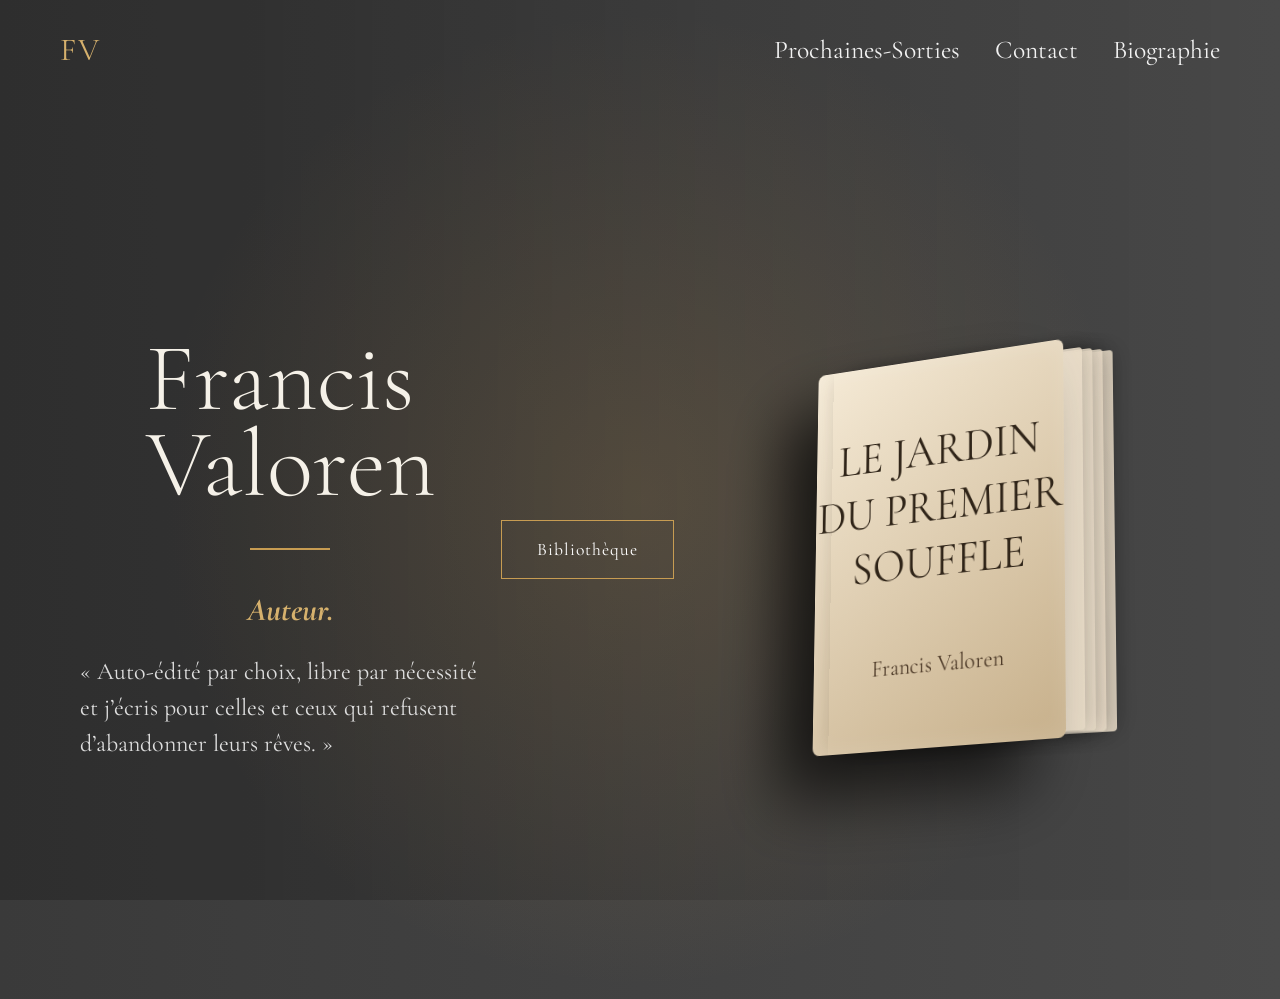
<file: index.html>
<!DOCTYPE html>
<html lang="fr">

<head>
    <meta charset="UTF-8">
    <meta name="viewport" content="width=device-width, initial-scale=1.0">
 
    <title>Accueil – Francis Valoren</title>

    <meta name="description" content="Site officiel de Francis Valoren, auteur.">

    <link rel="stylesheet" href="style.css">

    <!-- Police élégante -->
    <link href="https://fonts.googleapis.com/css2?family=Cormorant+Garamond:wght@300;400;600&display=swap" rel="stylesheet">
</head>

<body>

    <!-- FOND -->
    <div class="background-overlay"></div>

    <!-- HEADER -->
<header>
    <div class="logo">FV</div>

    <nav>
        <a href="prochaines-sorties.html">Prochaines-Sorties</a>
        <a href="contact.html">Contact</a>
        <a href="Biographie.html">Biographie</a>
    </nav>
</header>

    <!-- HERO -->
    <section class="hero">

        <!-- TEXTE -->
        <div class="hero-text">

            <h1>Francis<br>Valoren</h1>

            <div class="line"></div>

            <h2>Auteur.</h2>

            <p>
                « Auto‑édité par choix, libre par nécessité et j’écris pour celles et ceux qui refusent d’abandonner leurs rêves. »
            </p>

        </div>

        <a href="oeuvres.html" class="btn btn-middle">
            Bibliothèque
        </a>

        <!-- LIVRE -->
        <div class="book-scene">
            <div class="book-halo"></div>

            <div class="book">

                <div class="cover">
                    <div class="book-title">
                        LE JARDIN<br>
                        DU PREMIER<br>
                        SOUFFLE
                    </div>

                    <div class="author">
                        Francis Valoren
                    </div>
                </div>

                <!-- Pages -->
                <div class="page p1"></div>
                <div class="page p2"></div>
                <div class="page p3"></div>
                <div class="page p4"></div>

            </div>

        </div>

    </section>

</body>

</html>
</file>
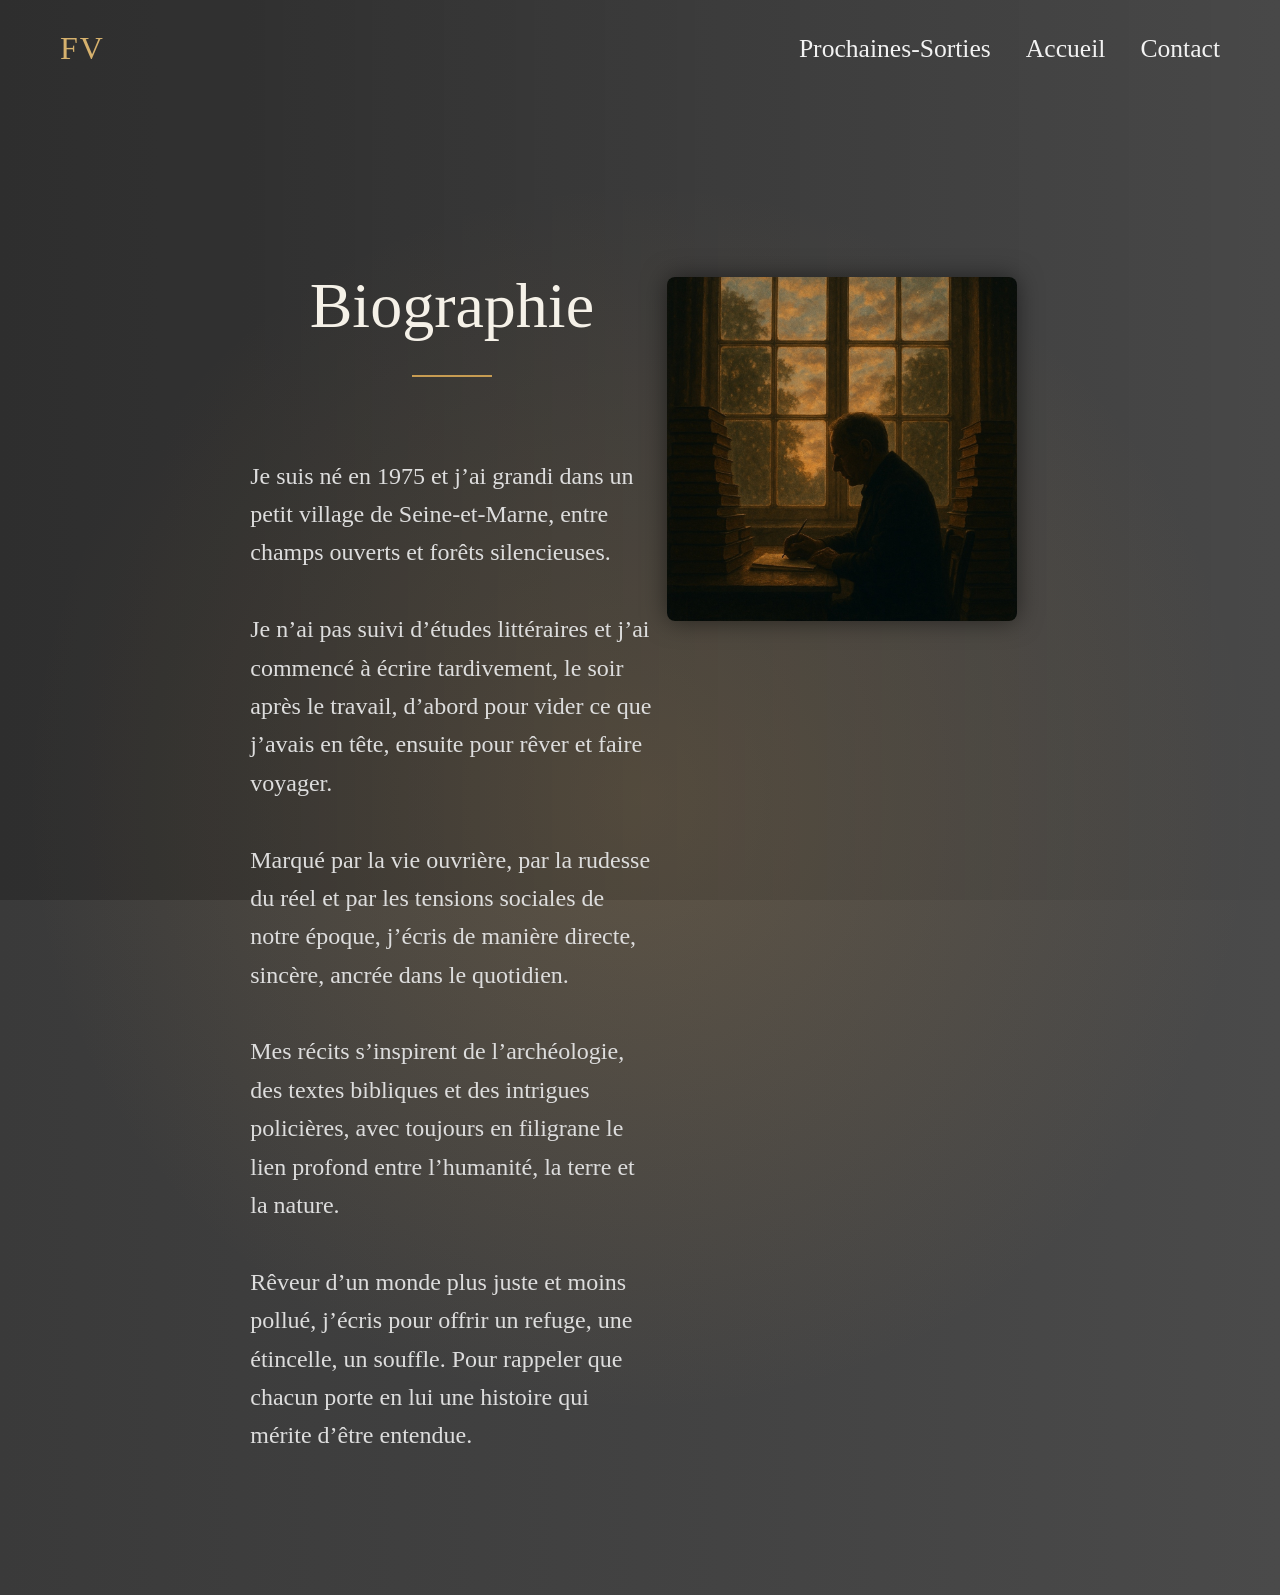
<file: Biographie.html>
<!DOCTYPE html>
<html lang="fr">

<head>
    <meta charset="UTF-8">
    <meta name="viewport" content="width=device-width, initial-scale=1.0">

    <title>Biographie – Francis Valoren</title>

    <link rel="stylesheet" href="style.css">
</head>

<body>

    <!-- FOND -->
    <div class="background-overlay"></div>

    <!-- HEADER -->
    <header>
        <div class="logo">FV</div>

        <nav>
              <a href="prochaines-sorties.html">Prochaines-Sorties</a>
            <a href="index.html">Accueil</a>
            <a href="contact.html">Contact</a>
        </nav>
    </header>

    <!-- SECTION BIO -->
  <section class="hero" style="padding-top:180px;">

    <div class="hero-inner" style="gap:0;">

        <!-- TEXTE À GAUCHE -->
        <div class="hero-text" style="width:45%; min-width:300px;">

            <h1 style="font-size:4em;">Biographie</h1>
            <div class="line"></div>

            <p style="font-size:1.5em; line-height:1.6; margin-top:40px;">

                Je suis né en 1975 et j’ai grandi dans un petit village de Seine‑et‑Marne, 
                entre champs ouverts et forêts silencieuses.<br><br>

                Je n’ai pas suivi d’études littéraires et j’ai commencé à écrire tardivement, 
                le soir après le travail, d’abord pour vider ce que j’avais en tête, 
                ensuite pour rêver et faire voyager.<br><br>

                Marqué par la vie ouvrière, par la rudesse du réel et par les tensions sociales 
                de notre époque, j’écris de manière directe, sincère, ancrée dans le quotidien.<br><br>

                Mes récits s’inspirent de l’archéologie, des textes bibliques et des intrigues policières, 
                avec toujours en filigrane le lien profond entre l’humanité, la terre et la nature.<br><br>

                Rêveur d’un monde plus juste et moins pollué, j’écris pour offrir un refuge, 
                une étincelle, un souffle. Pour rappeler que chacun porte en lui une histoire 
                qui mérite d’être entendue.
            </p>

        </div>

        <!-- PHOTO À DROITE -->
        <div class="book-scene" style="width:42%;">
            <div class="bio-photo">
                <img src="portrait.jpg" 
                     alt="Portrait de Francis Valoren">
            </div>
        </div>

    </div>

</section>


</body>
</html>
</file>
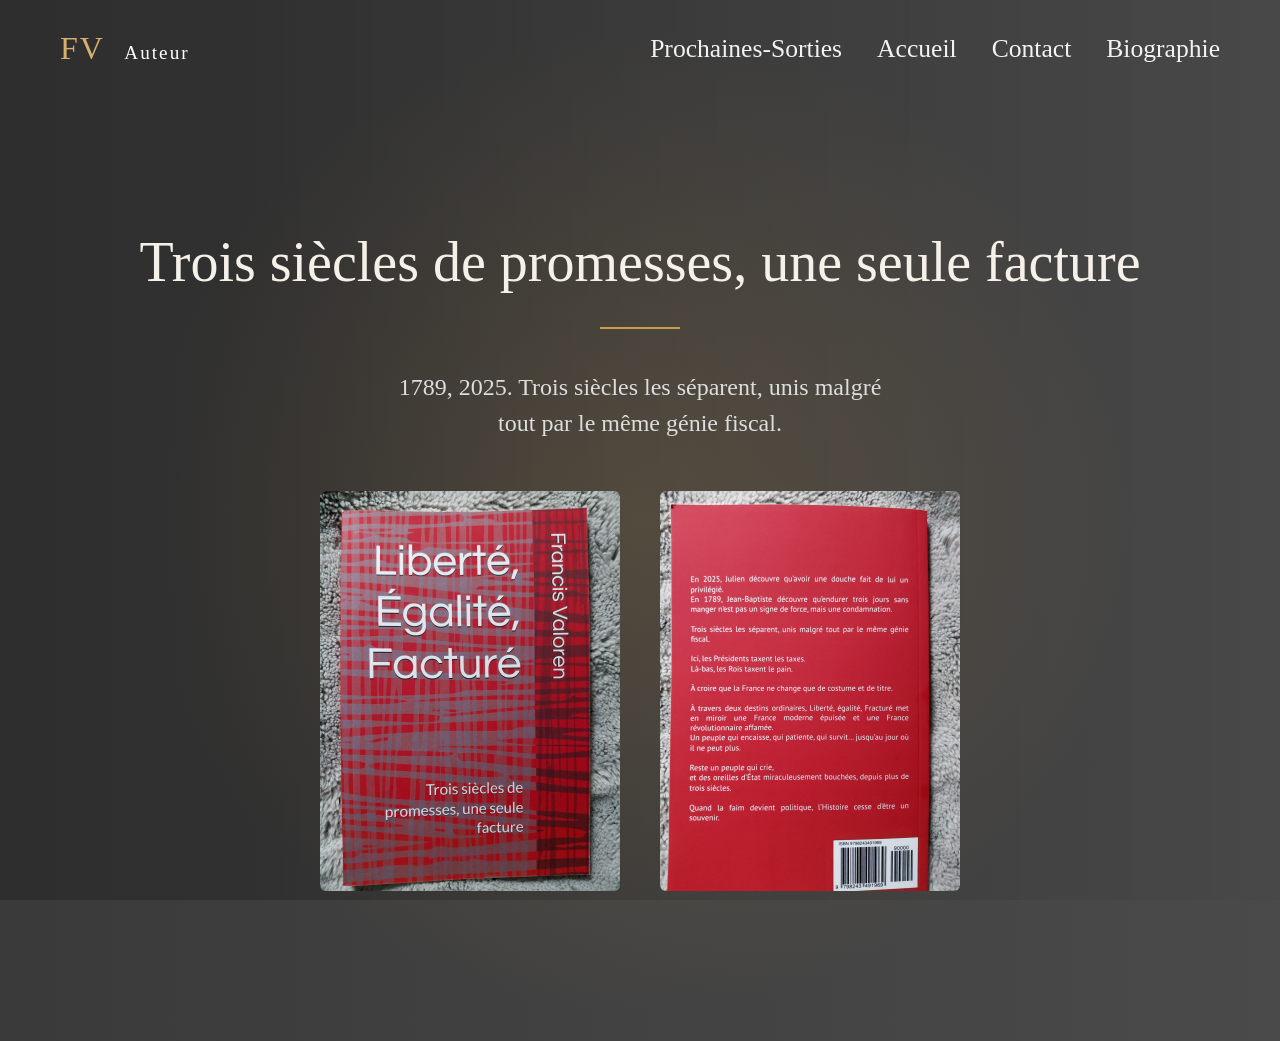
<file: photo2.html>
<!DOCTYPE html>
<html lang="fr">

<head>
    <meta charset="UTF-8">
    <meta name="viewport" content="width=device-width, initial-scale=1.0">

    <title>Trois siècles de promesses, une seule facture</title>

    <link rel="stylesheet" href="style.css">
</head>

<body>

    <!-- Overlay sombre -->
    <div class="background-overlay"></div>

    <header>
        <div class="logo">FV <span>Auteur</span></div>

        <nav>
            <a href="prochaines-sorties.html">Prochaines-Sorties</a>
            <a href="index.html">Accueil</a>
            <a href="contact.html">Contact</a>
            <a href="Biographie.html">Biographie</a>
        </nav>
    </header>

    <!-- CONTENU -->
    <section class="hero" style="justify-content:center; text-align:center;">

        <div class="hero-text" style="width:100%;">

            <h1 style="font-size:3.5em;">Trois siècles de promesses, une seule facture</h1>

            <div class="line"></div>

            <p>
                1789, 2025. Trois siècles les séparent, unis malgré tout par le même génie fiscal.
            </p>

            <!-- PHOTOS DU LIVRE -->
            <div style="margin-top:40px; display:flex; justify-content:center; gap:20px; flex-wrap:wrap;">
                <img src="images/liberte.jpg" width="300" style="margin:10px; border-radius:6px;">
                <img src="images/liberte2.jpg" width="300" style="margin:10px; border-radius:6px;">
            </div>

        </div>

    </section>

</body>
</html>
</file>
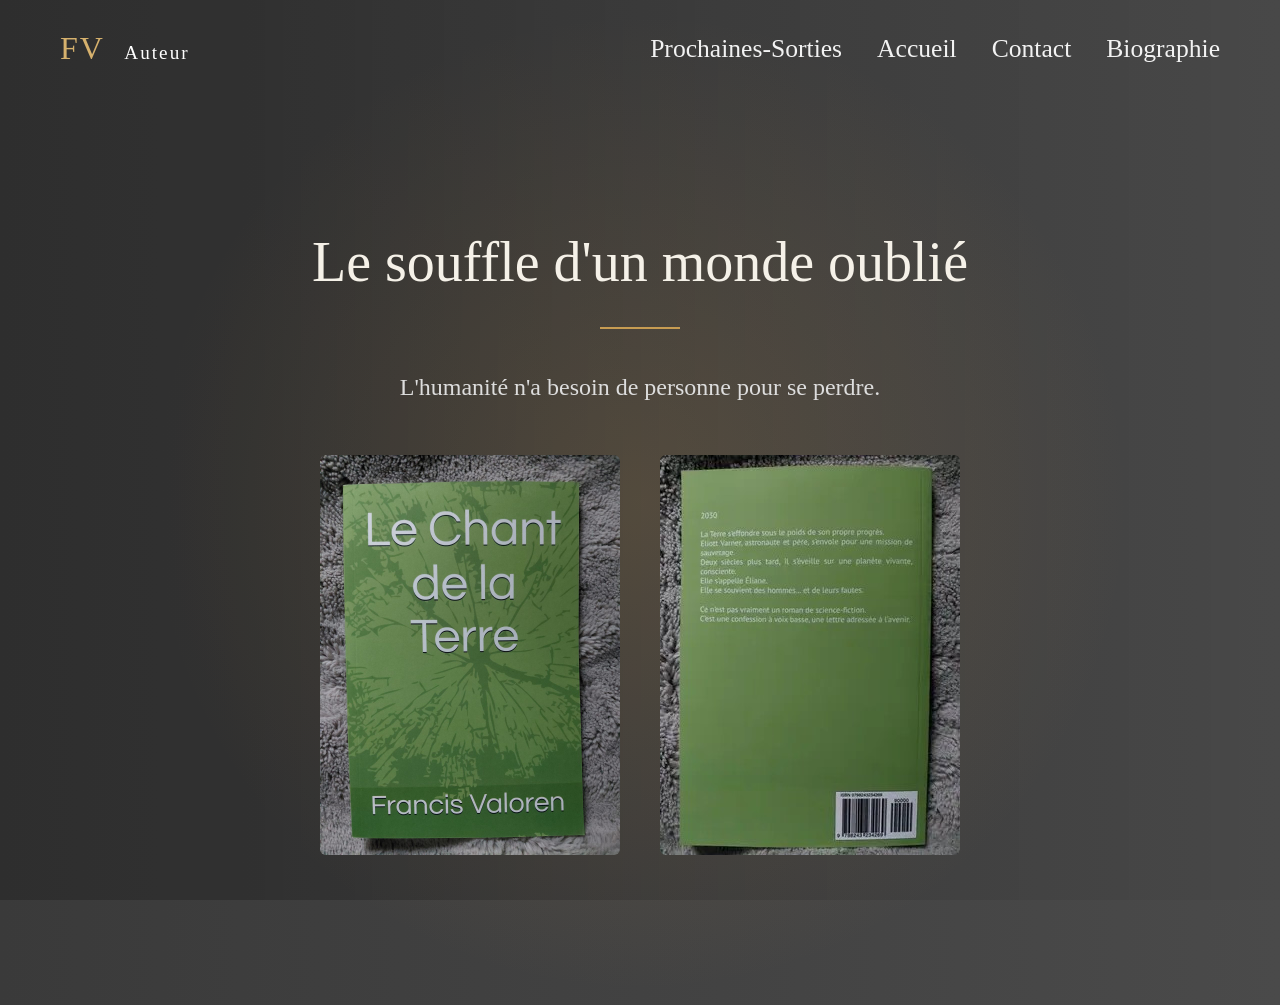
<file: photo3.html>
<!DOCTYPE html>
<html lang="fr">

<head>
    <meta charset="UTF-8">
    <meta name="viewport" content="width=device-width, initial-scale=1.0">

    <title>Le souffle d'un monde oublié</title>

    <link rel="stylesheet" href="style.css">
</head>

<body>

    <!-- Overlay sombre -->
    <div class="background-overlay"></div>

    <header>
        <div class="logo">FV <span>Auteur</span></div>

        <nav>
            <a href="prochaines-sorties.html">Prochaines-Sorties</a>
            <a href="index.html">Accueil</a>
            <a href="contact.html">Contact</a>
            <a href="Biographie.html">Biographie</a>
        </nav>
    </header>

    <!-- CONTENU -->
    <section class="hero" style="justify-content:center; text-align:center;">

        <div class="hero-text" style="width:100%;">

            <h1 style="font-size:3.5em;">Le souffle d'un monde oublié</h1>

            <div class="line"></div>

            <p>
                L'humanité n'a besoin de personne pour se perdre.
            </p>

            <!-- PHOTOS DU LIVRE -->
            <div style="margin-top:40px; display:flex; justify-content:center; gap:20px; flex-wrap:wrap;">
                <img src="images/terre.jpg" width="300" style="margin:10px; border-radius:6px;">
                <img src="images/terre2.jpg" width="300" style="margin:10px; border-radius:6px;">
            </div>

        </div>

    </section>

</body>
</html>
</file>
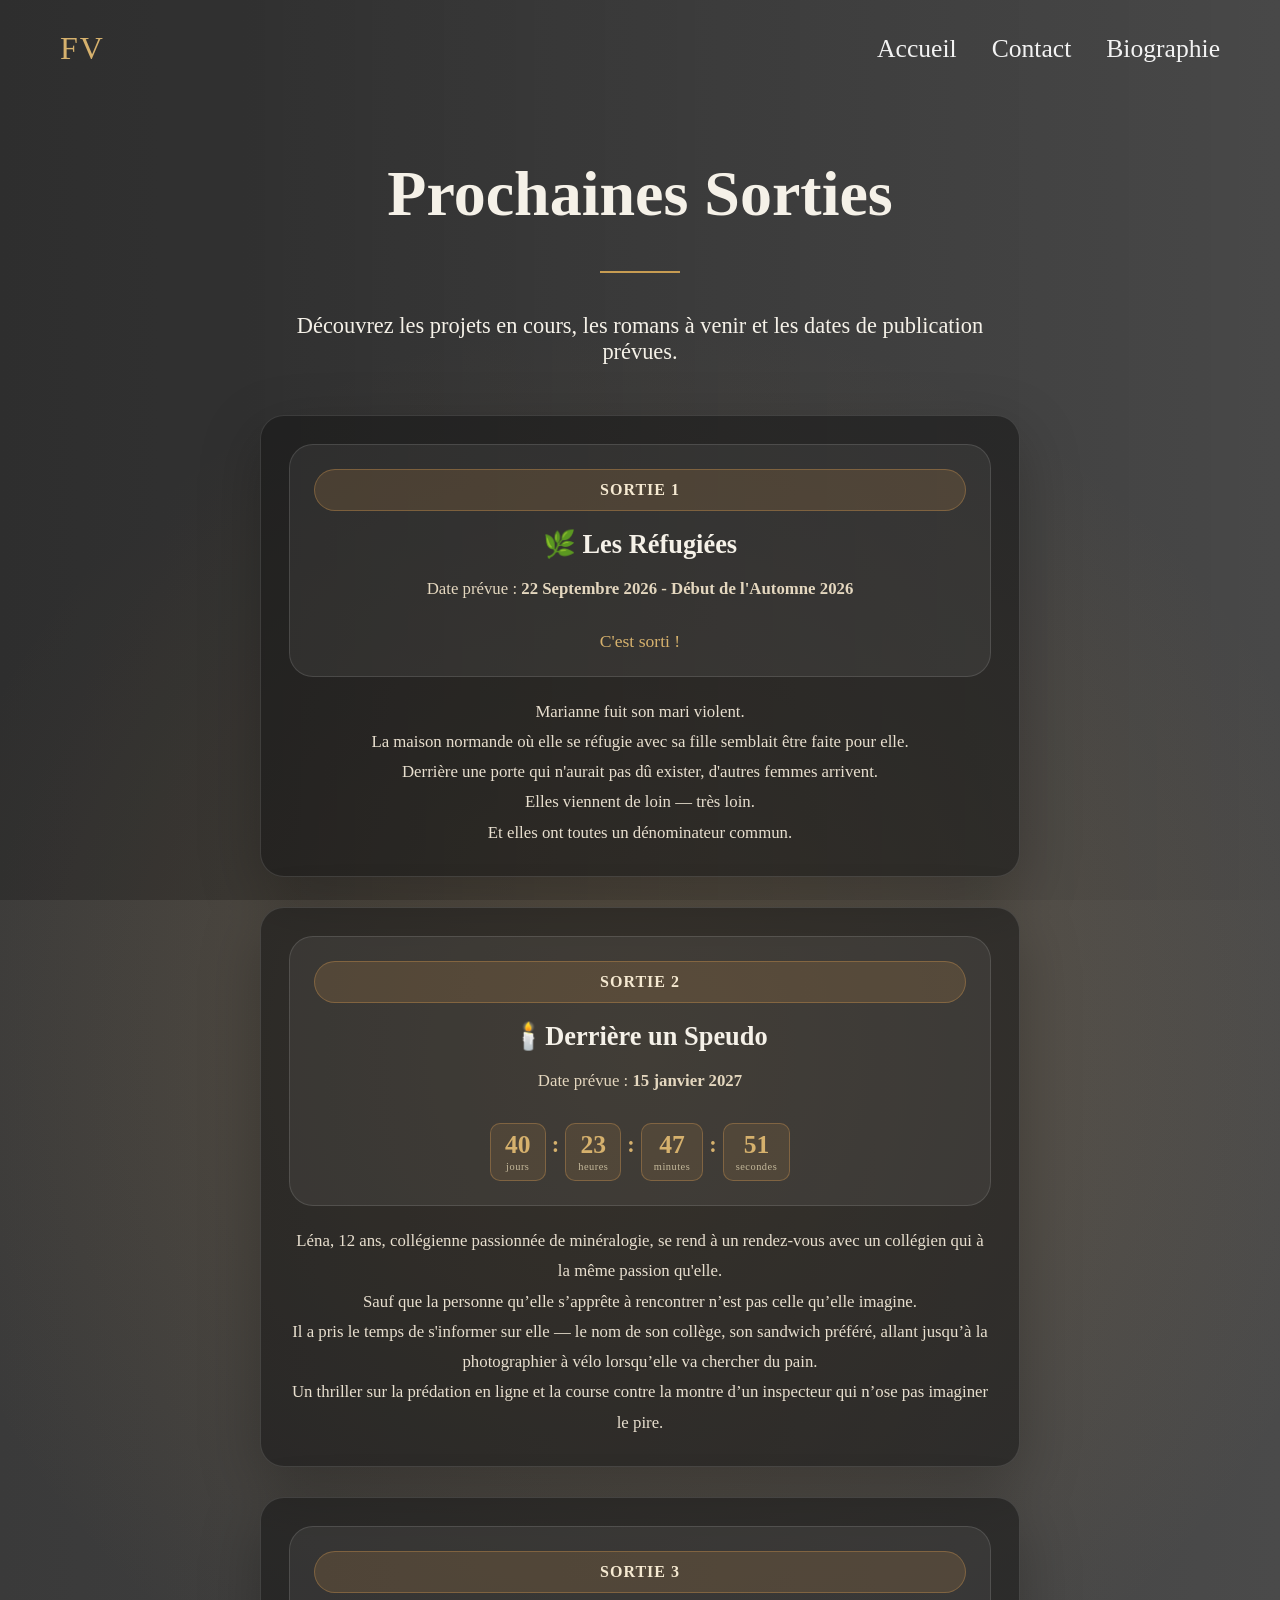
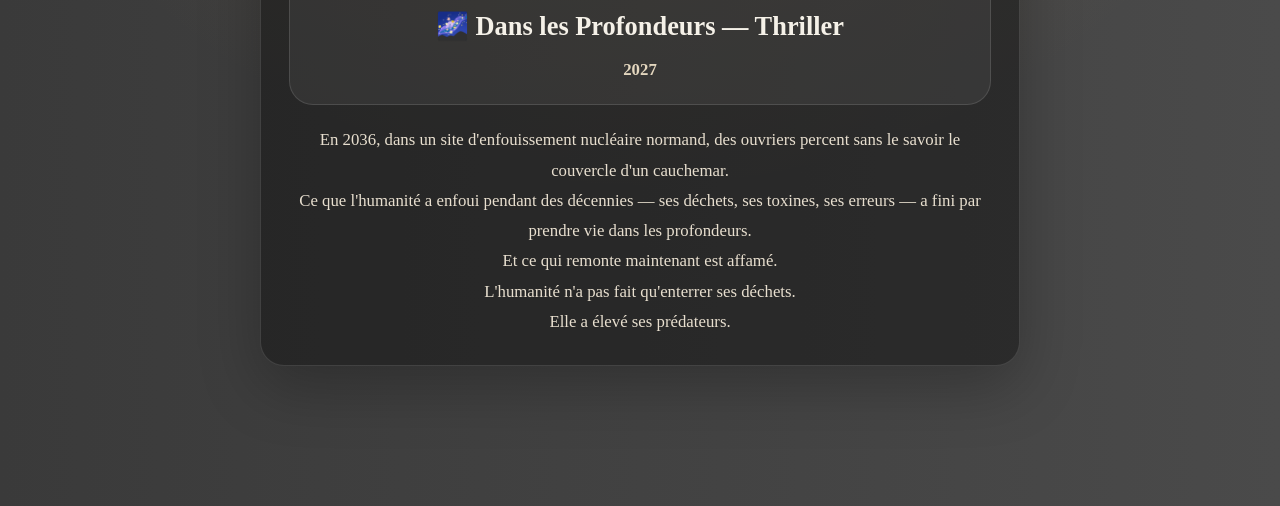
<file: prochaines-sorties.html>
<!DOCTYPE html>
<html lang="fr">

<head>
    <meta charset="UTF-8">
    <meta name="viewport" content="width=device-width, initial-scale=1.0">

    <title>Prochaines Sorties – Francis Valoren</title>

    <link rel="stylesheet" href="style.css">
</head>

<body>

    <!-- FOND -->
    <div class="background-overlay"></div>

    <!-- HEADER -->
    <header>
        <div class="logo">FV</div>

        <nav>
            <a href="index.html">Accueil</a>
            <a href="contact.html">Contact</a>
            <a href="Biographie.html">Biographie</a>
        </nav>
    </header>

    <!-- SECTION SORTIES -->
    <section class="hero" style="flex-direction: column; text-align: center; padding-top: 60px;">

        <h1 style="font-size:4em;">Prochaines Sorties</h1>
        <div class="line"></div>

        <p style="max-width:700px; font-size:1.4em; margin-bottom:50px;">
            Découvrez les projets en cours, les romans à venir et les dates de publication prévues.
        </p>

        <div class="sorties-list">

            <!-- SORTIE 1 -->
            <div class="sortie-row">

                <div class="sortie-card">
                    <div class="sortie-bubble">SORTIE 1</div>
                    <h2>🌿 Les Réfugiées</h2>
                    <p class="sortie-date">Date prévue : <strong>22 Septembre 2026 - Début de l'Automne 2026</strong></p>

                    <div class="countdown">
                        <div class="countdown-bloc">
                            <span id="cd-jours">--</span>
                            <small>jours</small>
                        </div>
                        <div class="countdown-sep">:</div>
                        <div class="countdown-bloc">
                            <span id="cd-heures">--</span>
                            <small>heures</small>
                        </div>
                        <div class="countdown-sep">:</div>
                        <div class="countdown-bloc">
                            <span id="cd-minutes">--</span>
                            <small>minutes</small>
                        </div>
                        <div class="countdown-sep">:</div>
                        <div class="countdown-bloc">
                            <span id="cd-secondes">--</span>
                            <small>secondes</small>
                        </div>
                    </div>
                </div>

                <div class="sortie-text">
                    <div class="sortie-pitch">
                        <p>Marianne fuit son mari violent.</p>
                        <p>La maison normande où elle se réfugie avec sa fille semblait être faite pour elle.</p>
                        <p>Derrière une porte qui n'aurait pas dû exister, d'autres femmes arrivent.</p>
                        <p>Elles viennent de loin — très loin.</p>
                        <p>Et elles ont toutes un dénominateur commun.</p>
                    </div>
                </div>

            </div>

            <!-- SORTIE 2 -->
            <div class="sortie-row">

                <div class="sortie-card">
                    <div class="sortie-bubble">SORTIE 2</div>
                    <h2>🕯️Derrière un Speudo</h2>
                    <p class="sortie-date">Date prévue : <strong>15 janvier 2027</strong></p>

                    <div class="countdown">
                        <div class="countdown-bloc">
                            <span id="cd2-jours">--</span>
                            <small>jours</small>
                        </div>
                        <div class="countdown-sep">:</div>
                        <div class="countdown-bloc">
                            <span id="cd2-heures">--</span>
                            <small>heures</small>
                        </div>
                        <div class="countdown-sep">:</div>
                        <div class="countdown-bloc">
                            <span id="cd2-minutes">--</span>
                            <small>minutes</small>
                        </div>
                        <div class="countdown-sep">:</div>
                        <div class="countdown-bloc">
                            <span id="cd2-secondes">--</span>
                            <small>secondes</small>
                        </div>
                    </div>
                </div>

                <div class="sortie-text">
                    <div class="sortie-pitch">
                        <p>Léna, 12 ans, collégienne passionnée de minéralogie, se rend à un rendez-vous avec un collégien qui à la même passion qu'elle.</p>
                        <p>Sauf que la personne qu’elle s’apprête à rencontrer n’est pas celle qu’elle imagine.</p>
                        <p>Il a pris le temps de s'informer sur elle — le nom de son collège, son sandwich préféré, allant jusqu’à la photographier à vélo lorsqu’elle va chercher du pain.</p>
                        <p>Un thriller sur la prédation en ligne et la course contre la montre d’un inspecteur qui n’ose pas imaginer le pire.</p>
                    </div>
                </div>

            </div>

            <!-- SORTIE 3 -->
            <div class="sortie-row">

                <div class="sortie-card">
                    <div class="sortie-bubble">SORTIE 3</div>
                    <h2>🌌 Dans les Profondeurs — Thriller</h2>
                    <p class="sortie-date"><strong>2027</strong></p>
                </div>

                <div class="sortie-text">
                    <div class="sortie-pitch">
                        <p>En 2036, dans un site d'enfouissement nucléaire normand, des ouvriers percent sans le savoir le couvercle d'un cauchemar.</p>
                        <p>Ce que l'humanité a enfoui pendant des décennies — ses déchets, ses toxines, ses erreurs — a fini par prendre vie dans les profondeurs.</p>
                        <p>Et ce qui remonte maintenant est affamé.</p>
                        <p>L'humanité n'a pas fait qu'enterrer ses déchets.</p>
                        <p>Elle a élevé ses prédateurs.</p>
                    </div>
                </div>

            </div>

        </div>

    </section>

    <script>
        const cible = new Date('2026-09-22T00:00:00+02:00');

        function majCompteur() {
            const maintenant = new Date();
            const diff = cible - maintenant;

            if (diff <= 0) {
                document.querySelector('.countdown').innerHTML = '<p style="color:#d6b16d;font-size:1.1em;">C\'est sorti !</p>';
                return;
            }

            const jours    = Math.floor(diff / (1000 * 60 * 60 * 24));
            const heures   = Math.floor((diff % (1000 * 60 * 60 * 24)) / (1000 * 60 * 60));
            const minutes  = Math.floor((diff % (1000 * 60 * 60)) / (1000 * 60));
            const secondes = Math.floor((diff % (1000 * 60)) / 1000);

            document.getElementById('cd-jours').textContent    = String(jours).padStart(2, '0');
            document.getElementById('cd-heures').textContent   = String(heures).padStart(2, '0');
            document.getElementById('cd-minutes').textContent  = String(minutes).padStart(2, '0');
            document.getElementById('cd-secondes').textContent = String(secondes).padStart(2, '0');
        }

        majCompteur();
        setInterval(majCompteur, 1000);

        const cible2 = new Date('2027-01-15T00:00:00+01:00');

        function majCompteur2() {
            const maintenant = new Date();
            const diff = cible2 - maintenant;

            if (diff <= 0) {
                document.querySelectorAll('.countdown')[1].innerHTML = '<p style="color:#d6b16d;font-size:1.1em;">C\'est sorti !</p>';
                return;
            }

            const jours    = Math.floor(diff / (1000 * 60 * 60 * 24));
            const heures   = Math.floor((diff % (1000 * 60 * 60 * 24)) / (1000 * 60 * 60));
            const minutes  = Math.floor((diff % (1000 * 60 * 60)) / (1000 * 60));
            const secondes = Math.floor((diff % (1000 * 60)) / 1000);

            document.getElementById('cd2-jours').textContent    = String(jours).padStart(2, '0');
            document.getElementById('cd2-heures').textContent   = String(heures).padStart(2, '0');
            document.getElementById('cd2-minutes').textContent  = String(minutes).padStart(2, '0');
            document.getElementById('cd2-secondes').textContent = String(secondes).padStart(2, '0');
        }

        majCompteur2();
        setInterval(majCompteur2, 1000);
    </script>

</body>
</html>
</file>
<file: style.css>
/* RESET */
* {
    margin: 0;
    padding: 0;
    box-sizing: border-box;
}

/* BODY */
body {
    font-family: 'Cormorant Garamond', serif;

    background:
        radial-gradient(circle at center, rgba(180,140,80,0.25), transparent 60%),
        linear-gradient(to right, #3a3a3a, #4a4a4a);

    color: #f5f1e8;

    overflow-y: auto;
    overflow-x: hidden;

    min-height: 100vh;
}

/* OVERLAY */
.background-overlay {
    position: fixed;
    inset: 0;
    background:
        linear-gradient(to right,
            rgba(0,0,0,0.20) 20%,
            rgba(0,0,0,0.10) 55%,
            rgba(0,0,0,0.02) 100%);
    z-index: -1;
}

/* HEADER */
header {
    position: fixed;
    top: 0;
    left: 0;
    width: 100%;
    display: flex;
    justify-content: space-between;
    align-items: center;
    padding: 30px 60px;
    z-index: 1000;
}

/* LOGO */
.logo {
    font-size: 2em;
    color: #d6b16d;
    letter-spacing: 2px;
}

.logo span {
    font-size: 0.6em;
    margin-left: 10px;
    color: #fff;
}

/* NAV */
nav {
    display: flex;
    gap: 35px;
}

nav a {
    color: #f2f2f2;
    text-decoration: none;
    font-size: 1.6em;
    transition: 0.3s;
}

nav a:hover {
    color: #d6b16d;
}

/* HERO */
.hero {
    min-height: 100vh;
    display: flex;
    align-items: center;
    justify-content: space-between;
    padding: 140px 80px;
}

.sorties-list {
    display: grid;
    gap: 30px;
    width: 100%;
    max-width: 1000px;
    margin: 0 auto;
}

.sortie-row {
    display: grid;
    gap: 20px;
    width: min(90vw, 760px);
    margin: 0 auto;
    background: rgba(20,20,20,0.55);
    border: 1px solid rgba(255,255,255,0.12);
    border-radius: 24px;
    padding: 28px;
    box-shadow: 0 20px 60px rgba(0,0,0,0.25);
}

.sortie-card {
    display: grid;
    gap: 18px;
    background: rgba(255,255,255,0.06);
    border: 1px solid rgba(255,255,255,0.12);
    border-radius: 24px;
    padding: 24px;
}

.sortie-text {
    display: grid;
    gap: 20px;
}

.sortie-pitch {
    color: #e8dfcf;
    line-height: 1.8;
    font-size: 1.05em;
}

.sortie-dropzone-wrapper {
    display: grid;
    gap: 12px;
}

.sortie-bubble {
    display: inline-flex;
    align-items: center;
    justify-content: center;
    width: auto;
    min-width: 74px;
    min-height: 42px;
    padding: 8px 12px;
    border-radius: 999px;
    background: rgba(215, 156, 82, 0.16);
    color: #f5e9d1;
    font-weight: 700;
    letter-spacing: 1px;
    border: 1px solid rgba(215, 156, 82, 0.35);
}

.sortie-card h2 {
    font-size: 1.65em;
    line-height: 1.2;
}

.sortie-date {
    color: #e4d7bf;
    font-size: 1.05em;
}

.sortie-dropzone {
    min-height: 120px;
    border: 2px dashed rgba(215, 156, 82, 0.5);
    border-radius: 18px;
    padding: 22px;
    color: #e9dcc9;
    background: rgba(255,255,255,0.04);
    transition: border-color 0.3s ease, background 0.3s ease;
    outline: none;
}

.sortie-dropzone:focus {
    border-color: rgba(215, 156, 82, 0.85);
    background: rgba(215, 156, 82, 0.08);
}

.sortie-dropzone:empty:before {
    content: attr(aria-label);
    color: rgba(229, 214, 183, 0.7);
}

/* CONTAINER UTILISÉ DANS LA PAGE BIOGRAPHIE */
.hero-inner {
    display: flex;
    justify-content: center;
    align-items: flex-start;
    gap: 50px;
    width: 80%;
    max-width: 1200px;
    margin: auto;
}

.bio-photo img {
    width: 100%;
    height: auto;
    border-radius: 8px;
    box-shadow: 0 0 25px rgba(0,0,0,0.5);
    max-width: 350px;
}

/* TEXTE */
.hero-text {
    width: 40%;
    z-index: 2;
    display: flex;
    flex-direction: column;
    align-items: center;
}

.hero-text h1 {
    font-size: 6em;
    line-height: 0.9;
    font-weight: 300;
}

.line {
    width: 80px;
    height: 2px;
    background: #c79c52;
    margin: 40px 0;
}

.hero-text h2 {
    color: #d6b16d;
    font-size: 2em;
    font-style: italic;
    margin-bottom: 25px;
}

.hero-text p {
    font-size: 1.5em;
    line-height: 1.5;
    max-width: 500px;
    color: #ddd;
}

/* BOUTON */
.btn {
    display: inline-block;
    margin-top: 40px;
    border: 1px solid #c79c52;
    padding: 18px 35px;
    color: #fff;
    text-decoration: none;
    font-size: 1.1em;
    letter-spacing: 1px;
    transition: 0.4s;
}

.btn:hover {
    background: #c79c52;
    color: #111;
}

.btn-middle {
    margin-top: 0;
    align-self: center;
    flex-shrink: 0;
    white-space: nowrap;
}

/* LIVRE */
.book-scene {
    width: 50%;
    display: flex;
    justify-content: center;
    align-items: center;
    perspective: 2500px;
}

.book {
    position: relative;
    width: 280px;
    height: 400px;
    transform-style: preserve-3d;
    transform:
        rotateY(-28deg)
        rotateX(12deg)
        rotateZ(-6deg);
    animation: floating 6s ease-in-out infinite;
}

.cover {
    position: absolute;
    inset: 0;
    background: linear-gradient(145deg, #f5ead6, #c7b08b);
    border-radius: 8px;
    box-shadow:
        -40px 40px 70px rgba(0,0,0,0.7),
        inset 0 0 25px rgba(255,255,255,0.15);
    z-index: 10;
    display: flex;
    flex-direction: column;
    justify-content: center;
    align-items: center;
    text-align: center;
}

.book-title {
    font-size: 3em;
    color: #2f2418;
    line-height: 1.2;
}

.author {
    margin-top: 60px;
    font-size: 1.5em;
    color: #4d3a28;
}

.page {
    position: absolute;
    width: 96%;
    height: 96%;
    background: linear-gradient(to right, #fffdf8, #e9dcc7);
    right: -8px;
    top: 8px;
    border-radius: 4px;
    box-shadow: 0 0 25px rgba(0,0,0,0.25);
    opacity: 0.9;
}

.p1 { transform: translateZ(-5px) translateX(8px) rotateY(2deg); }
.p2 { transform: translateZ(-10px) translateX(16px) rotateY(3deg); }
.p3 { transform: translateZ(-15px) translateX(24px) rotateY(4deg); }
.p4 { transform: translateZ(-20px) translateX(32px) rotateY(5deg); }

@keyframes floating {
    0% { transform: rotateY(-28deg) rotateX(12deg) rotateZ(-6deg) translateY(0px); }
    50% { transform: rotateY(-28deg) rotateX(12deg) rotateZ(-6deg) translateY(-12px); }
    100% { transform: rotateY(-28deg) rotateX(12deg) rotateZ(-6deg) translateY(0px); }
}

/* CONTACT */
.contact-links {
    display: flex;
    flex-direction: column;
    gap: 15px;
    margin-top: 40px;
    align-items: center;
}

.contact-button {
    display: inline-block;
    padding: 14px 28px;
    background: linear-gradient(135deg, #c8e6c9, #a5d6a7);
    color: #2e462e;
    text-decoration: none;
    font-size: 1.2rem;
    border-radius: 14px;
    font-weight: 600;
    transition: 0.3s ease;
    width: 280px;
    text-align: center;
    box-shadow: 0 6px 18px rgba(0,0,0,0.15);
    border: 1px solid rgba(46, 70, 46, 0.25);
}

.contact-button:hover {
    background: linear-gradient(135deg, #b2dfdb, #80cbc4);
    transform: translateY(-4px);
    box-shadow: 0 12px 28px rgba(0,0,0,0.25);
}

/* LOGO FIX */
header, .logo {
    position: relative;
    z-index: 9999 !important;
}

/* RESPONSIVE */
@media(max-width: 768px) {

    header {
        padding: 20px 25px;
    }

    .logo {
        font-size: 1.4em;
        letter-spacing: 1px;
    }

    nav {
        gap: 18px;
    }

    nav a {
        font-size: 1em;
    }

    .hero {
        flex-direction: column;
        justify-content: flex-start;
        padding: 120px 25px 60px 25px;
        text-align: center;
    }

    .hero-text {
        width: 100%;
        margin-bottom: 40px;
        align-items: center;
    }

    .hero-text h1 {
        font-size: 3.2em;
        line-height: 1;
    }

    .hero-text h2 {
        font-size: 1.6em;
    }

    .hero-text p {
        font-size: 1.2em;
        max-width: 100%;
    }

    .btn {
        padding: 14px 28px;
        font-size: 1em;
    }

    .book-scene {
        width: 100%;
        margin-top: 20px;
    }

    .book {
        width: 220px;
        height: 310px;
        transform: rotateY(-20deg) rotateX(10deg) rotateZ(-4deg);
    }

    .book-title {
        font-size: 1.8em;
    }

    .author {
        font-size: 1.1em;
        margin-top: 30px;
    }

    .contact-section {
        flex-direction: column;
        gap: 50px;
        padding: 120px 25px 60px 25px;
        min-height: auto;
    }

    .contact-left h1 {
        font-size: 2.8em;
    }

    .contact-button {
        width: 100%;
        max-width: 300px;
        font-size: 1em;
    }

    .contact-globe {
        display: none;
    }
}

/* CHRONOMÈTRE */
.countdown {
    display: flex;
    align-items: center;
    justify-content: center;
    gap: 6px;
    margin-top: 14px;
    flex-wrap: wrap;
}

.countdown-bloc {
    display: flex;
    flex-direction: column;
    align-items: center;
    background: rgba(215, 156, 82, 0.12);
    border: 1px solid rgba(215, 156, 82, 0.35);
    border-radius: 10px;
    padding: 8px 12px;
    min-width: 56px;
}

.countdown-bloc span {
    font-size: 1.6em;
    font-weight: 700;
    color: #d6b16d;
    line-height: 1;
}

.countdown-bloc small {
    font-size: 0.65em;
    color: #c4b89a;
    margin-top: 4px;
    letter-spacing: 0.5px;
}

.countdown-sep {
    font-size: 1.4em;
    color: #d6b16d;
    font-weight: 700;
    margin-bottom: 14px;
}

/* SECTION CONTACT */
.contact-section {
    display: flex;
    align-items: center;
    justify-content: center;
    gap: 100px;
    min-height: 100vh;
    padding: 120px 80px;
    width: 100%;
}

.contact-left {
    display: flex;
    flex-direction: column;
    align-items: center;
    text-align: center;
}

/* GLOBE TOURNANT */
.contact-globe {
    flex-shrink: 0;
}

.globe-wrap {
    width: 280px;
    height: 280px;
    border-radius: 50%;
    overflow: hidden;
    position: relative;
    box-shadow:
        -15px 20px 50px rgba(0,0,0,0.6),
        inset -8px -5px 25px rgba(0,0,0,0.3),
        0 0 80px rgba(30,100,200,0.15);
}

#globe-canvas {
    display: block;
    border-radius: 50%;
}

/* SECTION BIBLIOTHÈQUE CENTRÉE */
.bibliotheque-section {
    text-align: center;
    width: 100%;
    margin-top: 180px;
}

/* CONTENEUR DES LIVRES CENTRÉ AU MILIEU */
.books-container {
    display: flex;
    justify-content: center;
    align-items: center;
    gap: 60px;
    width: 100%;
    margin-top: 60px;
}
/* STYLE DES CARTES DE LIVRES */
.book-card {
    width: 280px;
    text-align: center;
    background: rgba(255,255,255,0.03);
    padding: 25px;
    border-radius: 12px;
    box-shadow: 0 0 25px rgba(0,0,0,0.25);
    backdrop-filter: blur(4px);
    transition: 0.3s ease;
}

.book-card:hover {
    transform: translateY(-6px);
    box-shadow: 0 0 35px rgba(0,0,0,0.35);
}

/* IMAGE DU LIVRE */
.book-card img {
    width: 100%;
    border-radius: 8px;
    margin-bottom: 20px;
}

/* TITRE DU LIVRE */
.book-card h2 {
    font-size: 1.6em;
    margin-bottom: 10px;
    color: #f5f1e8;
}

/* SOUS-TITRE */
.book-card .subtitle {
    font-size: 1.1em;
    color: #d6b16d;
    margin-bottom: 20px;
}
</file>
